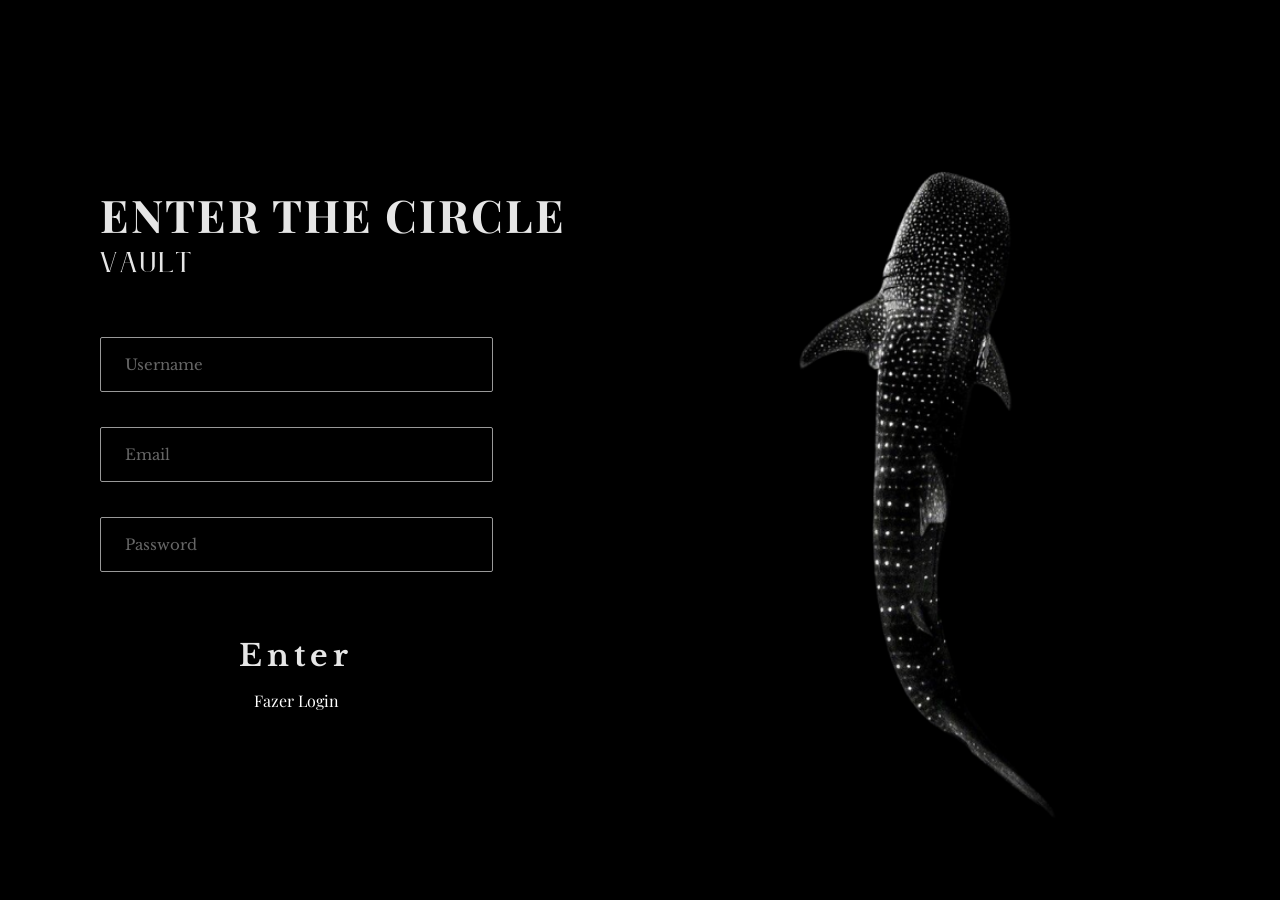
<file: cadastro.html>
<!DOCTYPE html>
<html lang="pt-BR">

<head>
  <meta charset="UTF-8">
  <meta name="viewport" content="width=device-width, initial-scale=1.0">
  <title>Enter Vault</title>
  <link rel="stylesheet" href="/static/styles/cadastro.css">
  <link rel="shortcut icon" href="/favicon/logo.png" type="image/x-icon">

  <link rel="preconnect" href="https://fonts.googleapis.com">
  <link rel="preconnect" href="https://fonts.gstatic.com" crossorigin>
  <link href="https://fonts.googleapis.com/css2?family=Playfair+Display:ital,wght@0,400..900;1,400..900&display=swap"
    rel="stylesheet">

  <link rel="preconnect" href="https://fonts.googleapis.com">
  <link rel="preconnect" href="https://fonts.gstatic.com" crossorigin>
  <link href="https://fonts.googleapis.com/css2?family=Libre+Baskerville:ital,wght@0,400;0,700;1,400&display=swap"
    rel="stylesheet">
</head>

<body>
  <div class="container">
    <!-- LADO DIREITO: IMAGEM -->
    <div class="image-side">
      <img id="random-image" alt="Imagem aleatória">
    </div>

    <!-- LADO ESQUERDO: FORMULÁRIO -->
    <div class="form-side">
      <h1 class="title">
        ENTER THE CIRCLE
        <span class="vault">VAULT</span>
      </h1>

      <form class="login-form" method="POST" action="/cadastro">
        <div class="input-container">
          <input type="text" id="username" name="username" placeholder=" " required>
          <label for="username" class="floating-label">Username</label>
        </div>

        <div class="input-container">
          <input type="email" id="email" name="email" placeholder=" " required>
          <label for="email" class="floating-label">Email</label>
        </div>

        <div class="input-container">
          <input type="password" id="password" name="password" placeholder=" " style="color: white;" required>
          <label for="password" class="floating-label">Password</label>
        </div>

        <div class="join">
          <button type="submit" class="create">Enter</button>
          <a href="/login">Fazer Login</a>
        </div>
      </form>
    </div>
  </div>

  <script src="/static/scripts/image-randomizer2.js"></script>
</body>

</html>
</file>
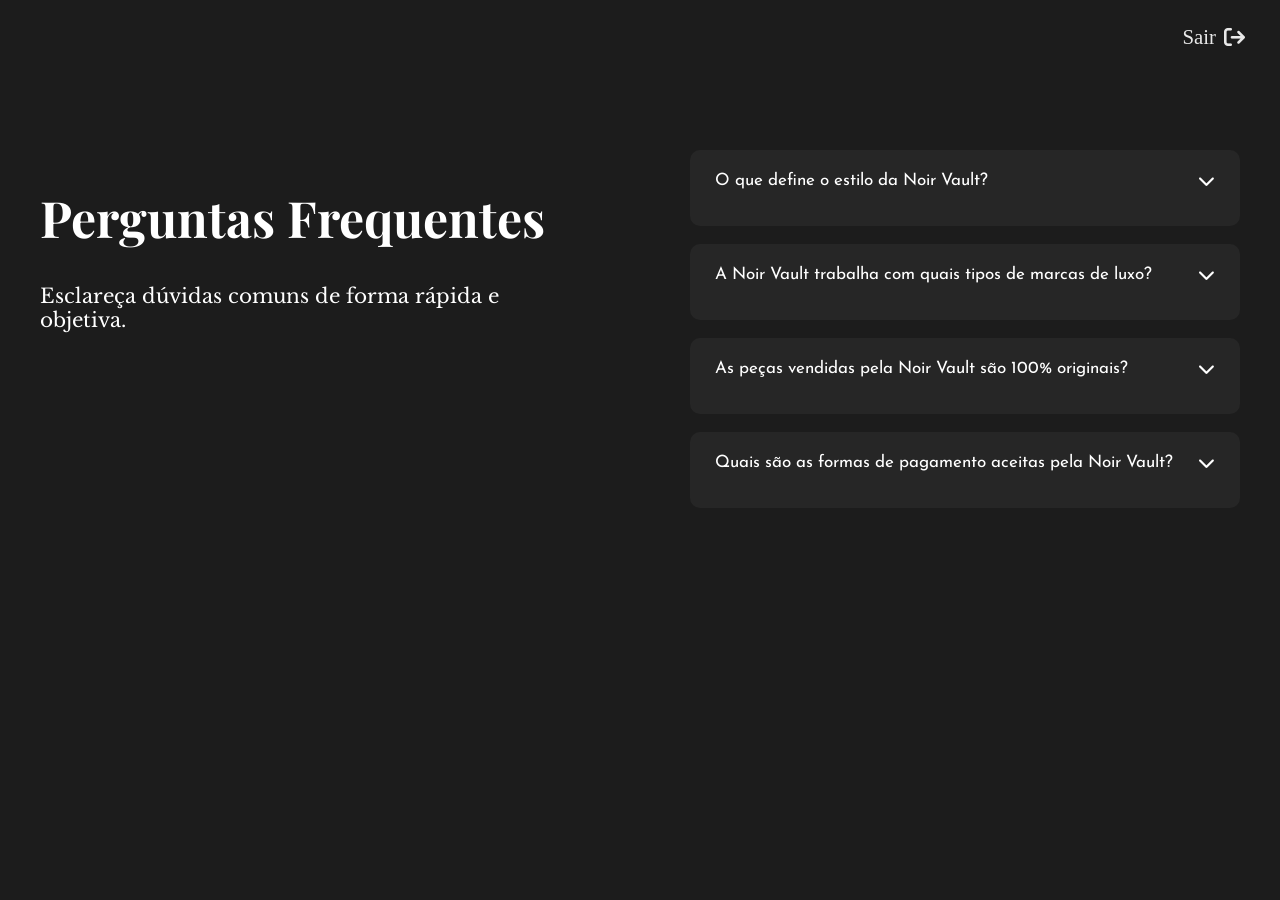
<file: faq.html>
<!DOCTYPE html>
<html lang="pt-BR">
<head>
    <meta charset="UTF-8">
    <meta name="viewport" content="width=device-width, initial-scale=1.0">
    <title>FAQ Noir Vault</title>

    <link rel="stylesheet" href="https://cdnjs.cloudflare.com/ajax/libs/font-awesome/6.5.0/css/all.min.css">

    <link rel="stylesheet" href="/static/styles/faq.css">

    <link rel="preconnect" href="https://fonts.googleapis.com">
    <link rel="preconnect" href="https://fonts.gstatic.com" crossorigin>
    <link href="https://fonts.googleapis.com/css2?family=Playfair+Display:ital,wght@0,400..900;1,400..900&display=swap" rel="stylesheet">

    <link rel="preconnect" href="https://fonts.googleapis.com">
    <link rel="preconnect" href="https://fonts.gstatic.com" crossorigin>
    <link href="https://fonts.googleapis.com/css2?family=Josefin+Sans:ital,wght@0,100..700;1,100..700&display=swap" rel="stylesheet">


    <link rel="preconnect" href="https://fonts.googleapis.com">
    <link rel="preconnect" href="https://fonts.gstatic.com" crossorigin>
    <link href="https://fonts.googleapis.com/css2?family=Libre+Baskerville:ital,wght@0,400..700;1,400..700&display=swap" rel="stylesheet">
</head>

<body>

    <div class="logout-btn">
        <a href="/perfil">Sair</a> <i class="fa-solid fa-arrow-right-from-bracket"></i>
    </div>

    <div class="container" style="font-family: josefin sans, sans-serif;">

        <div class="faq-title">
            <h1 style="font-family: playfair display, serif; font-size: 50px; ">Perguntas Frequentes</h1>
            <p style="font-family: libre baskerville, serif; font-size: 20px;">Esclareça dúvidas comuns de forma rápida e objetiva.</p>
        </div>

        <div class="faq-list">

            <div class="faq-item">
                <div class="faq-question">
                    <span>O que define o estilo da Noir Vault?</span>
                    <i class="fa-solid fa-chevron-down"></i>
                </div>
                <div class="faq-answer">
                    A Noir Vault é definida por uma curadoria seletiva de marcas de luxo que combinam qualidade excepcional, 
                    design contemporâneo e forte identidade estética. Seu estilo reflete exclusividade, elegância e atenção 
                    aos detalhes, reunindo peças que representam o melhor do universo fashion premium.
                </div>
            </div>

            <div class="faq-item">
                <div class="faq-question">
                    <span>A Noir Vault trabalha com quais tipos de marcas de luxo?</span>
                    <i class="fa-solid fa-chevron-down"></i>
                </div>
                <div class="faq-answer">
                    Trabalhamos com marcas premium e de alto prestígio no mercado fashion, reconhecidas por sua excelência 
                    em design e fabricação.
                </div>
            </div>

            <div class="faq-item">
                <div class="faq-question">
                    <span>As peças vendidas pela Noir Vault são 100% originais?</span>
                    <i class="fa-solid fa-chevron-down"></i>
                </div>
                <div class="faq-answer">
                    Sim! Garantimos a autenticidade de todas as peças, adquiridas diretamente de fornecedores autorizados 
                    e respeitados na indústria do luxo.
                </div>
            </div>

            <div class="faq-item">
                <div class="faq-question">
                    <span>Quais são as formas de pagamento aceitas pela Noir Vault?</span>
                    <i class="fa-solid fa-chevron-down"></i>
                </div>
                <div class="faq-answer">
                    Aceitamos cartões de crédito, Pix e outras formas de pagamento seguras para sua comodidade.
                </div>
            </div>

        </div>
    </div>

    <script src="/static/scripts/faq.js"></script>

</body>
</html>
</file>
<file: static/styles/cadastro.css>
* {
    margin: 0;
    padding: 0;
    box-sizing: border-box;
}

@font-face {
    font-family: 'LeJourSerif';
    src: url('../font/Le Jour Serif Personal Use Only.otf') format(opentype);
    font-weight: normal;
    font-style: normal;
}

body {
    background-color: #000000;
    height: 100vh;
    display: flex;
    align-items: stretch;
    justify-content: center;
}

.container {
    display: flex;
    width: 100%;
    max-width: 1200px;
    height: 100vh;
    background-color: #000000;
    flex-direction: row-reverse;
}

.image-side {
    flex: 1.2;
    display: flex;
    align-items: flex-end;
    justify-content: flex-end;
    overflow: hidden;
}

.image-side img {
    height: 95vh;
    width: auto;
    object-fit: contain;
    margin-right: 0;
}

/* ===============================
FORMULÁRIO - lado esquerdo
================================*/
.form-side {
    flex: 1;
    display: flex;
    flex-direction: column;
    justify-content: center;
    align-items: flex-start;
    padding: 60px;
}

/* ===============================
TÍTULO
================================*/
.title {
    font-family: 'Playfair Display', serif;
    position: relative;
    font-size: 45px;
    font-weight: bold;
    letter-spacing: 2px;
    color: #e6e6e6;
    text-align: left;
    line-height: 1.1;
    width: 100%;
    margin-left: 0;
}

.vault {
    color: #e6e6e6;
    font-family: 'LeJourSerif';
    font-weight: normal;
    display: block;
    position: relative;
    font-size: 25px;
    letter-spacing: 2px;
    left: 0;
    margin-top: 10px;
    text-align: left;
}

/* ===============================
FORMULÁRIO DE LOGIN
================================*/
.login-form {
    font-family: 'Libre Baskerville', serif;
    width: 80%;
    margin-top: 60px;
    display: flex;
    flex-direction: column;
    align-items: flex-start;
    gap: 25px;
}

/* Container do campo com label flutuante */
.input-container {
    position: relative;
    width: 100%;
    margin-bottom: 10px;
}

/* Input */
input {
    width: 100%;
    border: 1.5px solid #999;
    outline: none;
    background-color: transparent;
    font-size: 20px;
    color: #ffffff;
    padding: 15px 20px;
    border-radius: 2px;
    transition: border-color 0.3s;
}

input:focus {
    border-color: #999;
}

/* Label flutuante */
.floating-label {
    position: absolute;
    top: 50%;
    left: 20px;
    transform: translateY(-50%);
    font-size: 15px;
    color: #666;
    pointer-events: none;
    transition: all 0.5s ease;
    background-color: #000000;
    padding: 0 5px;
}

/* Quando o input está focado ou tem valor, a label sobe */
input:focus + .floating-label,
input:not(:placeholder-shown) + .floating-label {
    top: 0;
    font-size: 14px;
    color: #ffffff;
}

/* ===============================
  LINK "JOIN US"
================================*/
.join {
    display: flex;
    flex-direction: column;
    margin-top: 30px;
    text-align: center;
    align-items: center;
    width: 100%;
}

.join a {
    font-family: 'Playfair Display';
    margin-top: 16px;
    text-decoration: none;
    color: #ffffff;
    position: relative;
    max-width: fit-content;
    align-items: center;
}

.join a::after {
    content: "";
    position: absolute;
    left: 0;
    bottom: -5px;
    width: 0;
    height: 2px;
    background-color: currentColor;
    transition: width 0.3s ease;
}

.join a:hover::after {
    width: 100%;
}

.create {
    background: none;
    border: none;
    outline: none;
    padding: 0;
    margin: 0;
    font: inherit;
    color: #e6e6e6;
    font-weight: bold;
    font-size: 30px;
    letter-spacing: 5px;
    text-decoration: none;
    transition: all 0.5s ease-in-out;
    cursor: pointer;
    display: inline-block;
} 

.create:hover {
    color: #919191;
    letter-spacing: 1px;
    transition: all 0.5s ease-in-out;
}
</file>
<file: static/styles/faq.css>
body {
    margin: 0;
    padding: 0;
    background: #1c1c1c;
    color: #ffffff;
}

.logout-btn {
    position: absolute;
    top: 25px;
    right: 35px;
    font-size: 1.3rem;
    display: flex;
    align-items: center;
    gap: 8px;
    cursor: pointer;
    color: #ffffff;
    opacity: 0.9;
    transition: 0.3s;
}

.logout-btn:hover {
    opacity: 1;
    transform: translateX(3px);
}

.logout-btn a {
    text-decoration: none;
    color: #ffffff;
}

.container {
    max-width: 1300px;
    margin: auto;
    padding: 150px 40px 60px 40px;
    display: flex;
    justify-content: space-between;
    align-items: flex-start;
    gap: 120px;
}

.faq-title {
    max-width: 650px;
}

.faq-list {
    width: 100%;
    max-width: 550px;
}

.faq-item {
    background: #262626;
    padding: 22px 25px;
    border-radius: 10px;
    margin-bottom: 18px;
    cursor: pointer;
    transition: all 0.3s ease-in-out;
}

.faq-item:hover {
    background: #1e1e1e;
    transition: all 0.3s ease-in-out;
    border-radius: 5px;
}

.faq-question {
    display: flex;
    justify-content: space-between;
    align-items: center;
    font-size: 17px;
}

.faq-answer {
    margin-top: 15px;
    font-size: 1rem;
    line-height: 1.6;
    opacity: 0.9;

    max-height: 0;
    overflow: hidden;
    transition: max-height 0.4s ease;
}
</file>
